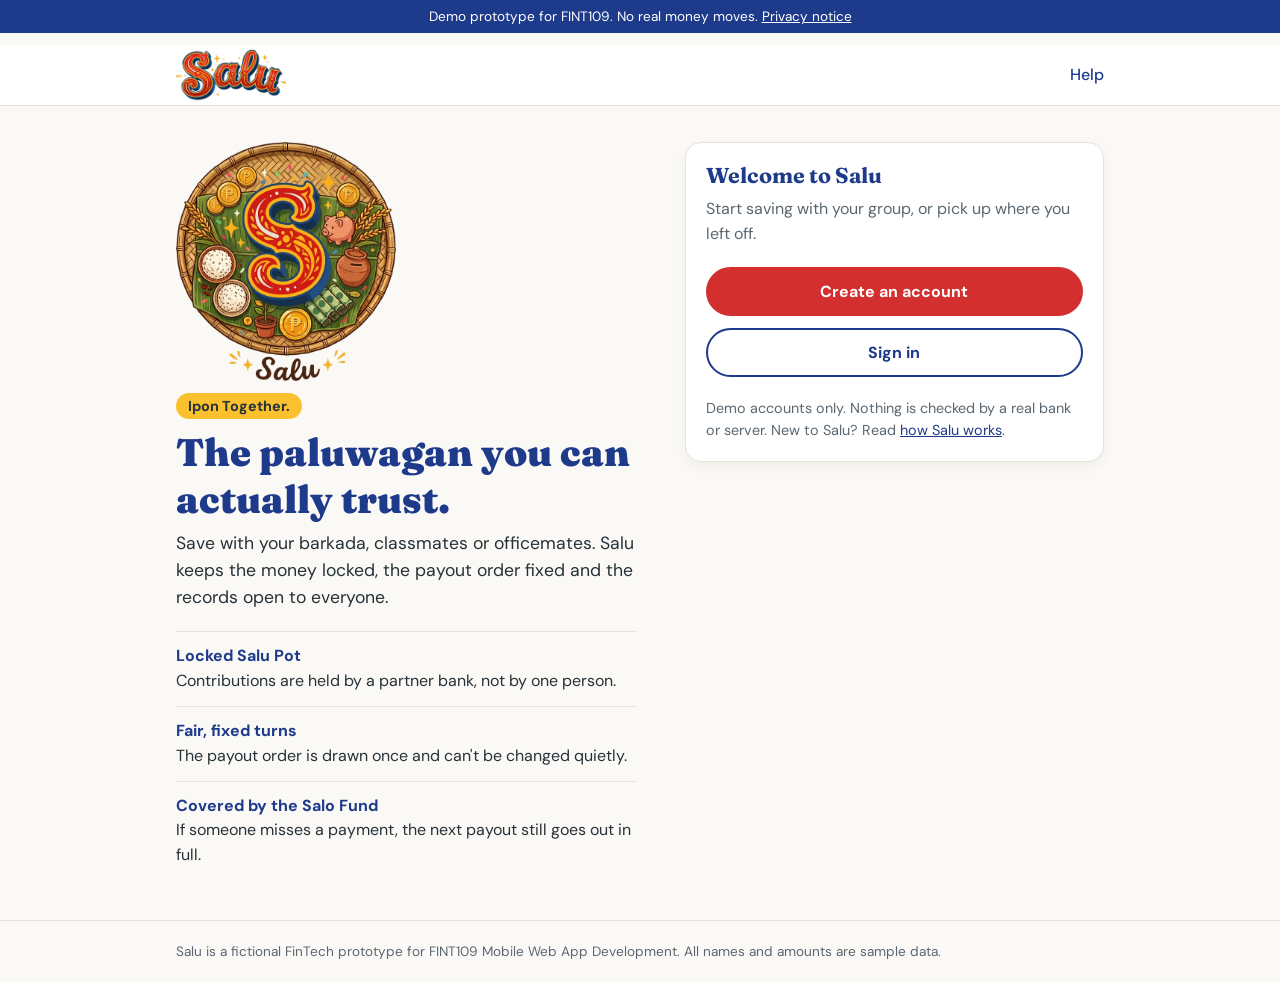
<file: index.html>
<!DOCTYPE html>
<html lang="en">
<head>
  <meta charset="UTF-8">
  <meta name="viewport" content="width=device-width, initial-scale=1">
  <meta name="description" content="Salu is a digital paluwagan. Save together with people you trust, with the money locked and the payout order fixed.">
  <title>Salu | Ipon Together</title>
  <link rel="icon" href="images/salu-logo.webp" type="image/webp">
  <link rel="preconnect" href="https://fonts.googleapis.com">
  <link rel="preconnect" href="https://fonts.gstatic.com" crossorigin>
  <link rel="stylesheet" href="https://fonts.googleapis.com/css2?family=DM+Sans:wght@400;500;700&amp;family=Fraunces:wght@700;900&amp;display=swap">
  <link rel="stylesheet" href="css/style.css">
</head>
<body data-page="welcome">
  <a class="skip-link" href="#main">Skip to main content</a>
  <p class="demo-bar">Demo prototype for FINT109. No real money moves. <a href="help.html#privacy">Privacy notice</a></p>

  <header class="site-header">
    <div class="container header-inner">
      <a class="brand" href="index.html"><img src="images/salu-wordmark.webp" alt="Salu home" width="480" height="231"></a>
      <a class="header-link" href="help.html">Help</a>
    </div>
  </header>

  <main id="main" class="container">
    <div class="landing">
      <section aria-labelledby="intro-title">
        <img class="landing-logo" src="images/salu-logo.webp" alt="Salu logo: a woven bilao holding peso coins, a piggy bank and palay around a red and yellow letter S" width="589" height="640">
        <p class="eyebrow">Ipon Together.</p>
        <h1 id="intro-title">The paluwagan you can actually trust.</h1>
        <p class="lead">Save with your barkada, classmates or officemates. Salu keeps the money locked, the payout order fixed and the records open to everyone.</p>
        <ul class="promise-list">
          <li><strong>Locked Salu Pot</strong> Contributions are held by a partner bank, not by one person.</li>
          <li><strong>Fair, fixed turns</strong> The payout order is drawn once and can't be changed quietly.</li>
          <li><strong>Covered by the Salo Fund</strong> If someone misses a payment, the next payout still goes out in full.</li>
        </ul>
      </section>

      <section class="panel welcome" aria-labelledby="welcome-title">
        <h2 id="welcome-title">Welcome to Salu</h2>
        <p class="muted">Start saving with your group, or pick up where you left off.</p>
        <div class="welcome-actions">
          <a class="btn btn-block" href="signup.html">Create an account</a>
          <a class="btn btn-secondary btn-block" href="signin.html">Sign in</a>
        </div>
        <p class="small muted m0">Demo accounts only. Nothing is checked by a real bank or server. New to Salu? Read <a href="help.html">how Salu works</a>.</p>
      </section>
    </div>
  </main>

  <footer class="site-footer">
    <div class="container">
      <p>Salu is a fictional FinTech prototype for FINT109 Mobile Web App Development. All names and amounts are sample data.</p>
    </div>
  </footer>

  <script src="js/app.js"></script>
</body>
</html>
</file>
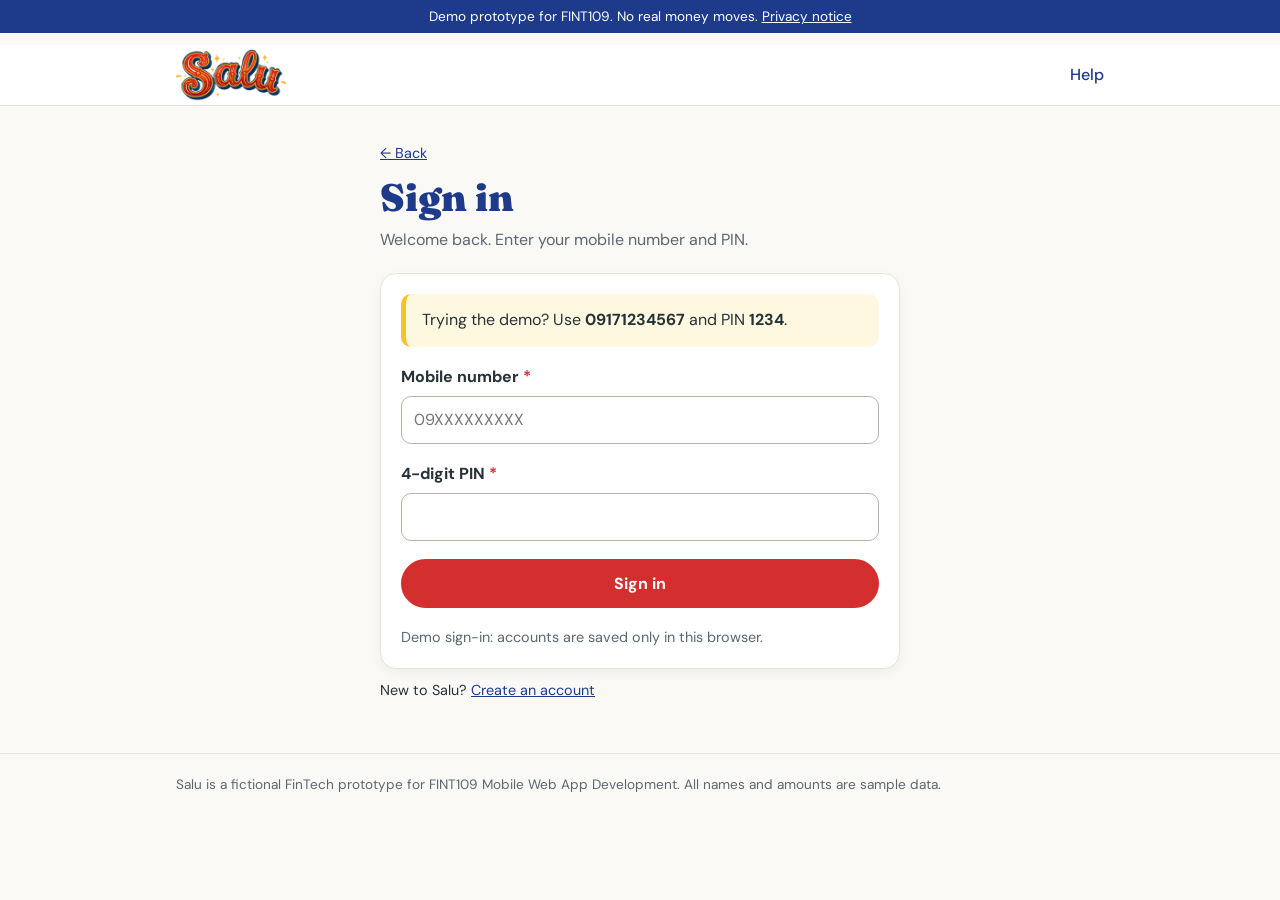
<file: confirmation.html>
<!DOCTYPE html>
<html lang="en">
<head>
  <meta charset="UTF-8">
  <meta name="viewport" content="width=device-width, initial-scale=1">
  <meta name="description" content="Summary of your Salu fund.">
  <title>Fund saved | Salu</title>
  <link rel="icon" href="images/salu-logo.webp" type="image/webp">
  <link rel="preconnect" href="https://fonts.googleapis.com">
  <link rel="preconnect" href="https://fonts.gstatic.com" crossorigin>
  <link rel="stylesheet" href="https://fonts.googleapis.com/css2?family=DM+Sans:wght@400;500;700&amp;family=Fraunces:wght@700;900&amp;display=swap">
  <link rel="stylesheet" href="css/style.css">
</head>
<body class="has-app-nav" data-page="confirmation">
  <a class="skip-link" href="#main">Skip to main content</a>
  <p class="demo-bar">Demo prototype for FINT109. No real money moves. <a href="help.html#privacy">Privacy notice</a></p>

  <header class="site-header">
    <div class="container header-inner">
      <a class="brand" href="dashboard.html"><img src="images/salu-wordmark.webp" alt="Salu home" width="480" height="231"></a>
      <nav class="app-nav" aria-label="Main">
        <ul>
        <li><a href="dashboard.html"><svg viewBox="0 0 24 24" aria-hidden="true" focusable="false"><path d="M3 11l9-7 9 7"/><path d="M5 10v10h14V10"/><path d="M10 20v-6h4v6"/></svg>Home</a></li>
        <li><a href="create-fund.html" aria-current="page"><svg viewBox="0 0 24 24" aria-hidden="true" focusable="false"><circle cx="12" cy="12" r="9"/><path d="M12 8v8M8 12h8"/></svg>New fund</a></li>
        <li><a href="help.html"><svg viewBox="0 0 24 24" aria-hidden="true" focusable="false"><circle cx="12" cy="12" r="9"/><path d="M9.6 9.2a2.5 2.5 0 1 1 3.3 2.4c-.6.3-.9.8-.9 1.4v.5"/><path d="M12 16.8v.2"/></svg>Help</a></li>
        </ul>
      </nav>
      <div class="account">
        <a class="header-link account-link" href="profile.html"><svg viewBox="0 0 24 24" aria-hidden="true" focusable="false"><circle cx="12" cy="8" r="3.6"/><path d="M4.5 20c.8-3.6 3.9-6 7.5-6s6.7 2.4 7.5 6"/></svg><span class="sr-only">Profile: </span><span class="js-nickname">You</span></a>
        <a class="header-link" href="index.html" data-logout>Log out</a>
      </div>
      <a class="header-link guest-only" href="index.html">Sign in</a>
    </div>
  </header>

  <main id="main" class="container">
    <div id="confirm-content">
      <div class="alert alert-success" role="status">
        <p><strong id="c-alert">Your fund is ready.</strong><span id="c-alert-sub"></span></p>
      </div>

      <div class="page-head section">
        <h1 id="c-name">Fund</h1>
        <p>Here’s a summary of the rules every member will see.</p>
      </div>

      <section class="panel" aria-labelledby="summary-title">
        <h2 id="summary-title" class="sr-only">Fund summary</h2>
        <dl class="facts">
          <div><dt>Savings goal</dt><dd id="c-goal" class="money"></dd></div>
          <div><dt>Saving for</dt><dd id="c-purpose"></dd></div>
          <div><dt>Contribution</dt><dd id="c-amount" class="money"></dd></div>
          <div><dt>Schedule</dt><dd id="c-frequency"></dd></div>
          <div><dt>Members</dt><dd id="c-size"></dd></div>
          <div><dt>First due date</dt><dd id="c-first"></dd></div>
          <div><dt>Last payout</dt><dd id="c-last"></dd></div>
          <div><dt>Payout order</dt><dd id="c-order"></dd></div>
          <div><dt>Pay from</dt><dd id="c-wallet"></dd></div>
        </dl>
      </section>

      <section class="section" id="next-section" aria-labelledby="next-title">
        <h2 id="next-title">What happens next</h2>
        <ol class="steps">
          <li>Send the invite link <strong id="c-link">salu.app/join/</strong> to your members. (Demo link, not live.)</li>
          <li>Once everyone has joined, the payout order is set and locked.</li>
          <li>Auto-Hulog collects contributions on each due date, and the pot goes to that turn’s member.</li>
        </ol>
      </section>

      <div class="btn-row section">
        <a class="btn" id="view-fund" href="dashboard.html">View fund</a>
        <a class="btn btn-secondary" href="dashboard.html">Go to Home</a>
      </div>
    </div>

    <div id="confirm-empty" hidden>
      <div class="page-head">
        <h1>Nothing to confirm yet</h1>
        <p>Create a fund first.</p>
      </div>
      <a class="btn" href="create-fund.html">Create a fund</a>
    </div>
  </main>

  <footer class="site-footer">
    <div class="container">
      <p>Salu is a fictional FinTech prototype for FINT109 Mobile Web App Development. All names and amounts are sample data.</p>
    </div>
  </footer>

  <script src="js/app.js"></script>
</body>
</html>
</file>
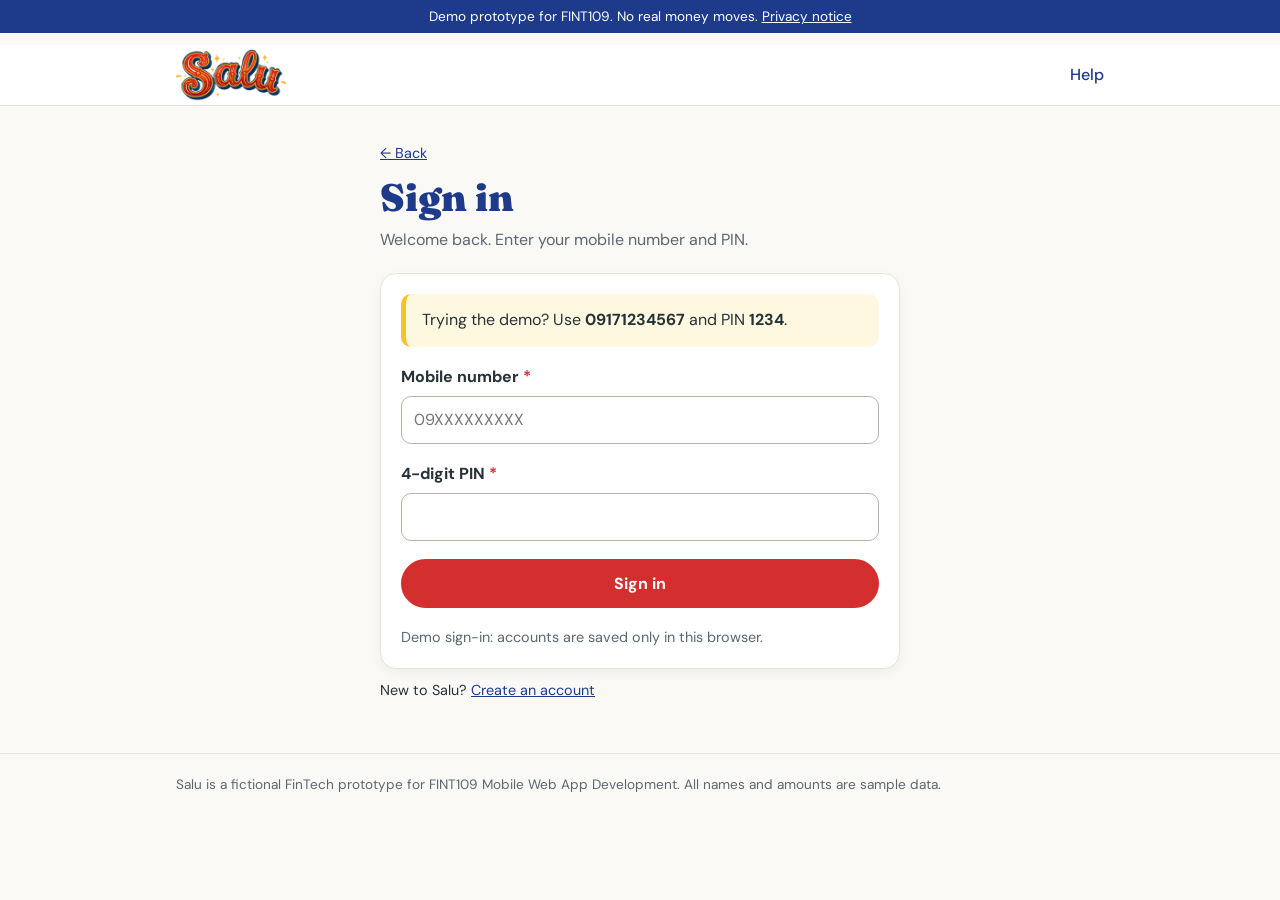
<file: create-fund.html>
<!DOCTYPE html>
<html lang="en">
<head>
  <meta charset="UTF-8">
  <meta name="viewport" content="width=device-width, initial-scale=1">
  <meta name="description" content="Create or edit a Salu fund.">
  <title>Create a fund | Salu</title>
  <link rel="icon" href="images/salu-logo.webp" type="image/webp">
  <link rel="preconnect" href="https://fonts.googleapis.com">
  <link rel="preconnect" href="https://fonts.gstatic.com" crossorigin>
  <link rel="stylesheet" href="https://fonts.googleapis.com/css2?family=DM+Sans:wght@400;500;700&amp;family=Fraunces:wght@700;900&amp;display=swap">
  <link rel="stylesheet" href="css/style.css">
</head>
<body class="has-app-nav" data-page="fund-form">
  <a class="skip-link" href="#main">Skip to main content</a>
  <p class="demo-bar">Demo prototype for FINT109. No real money moves. <a href="help.html#privacy">Privacy notice</a></p>

  <header class="site-header">
    <div class="container header-inner">
      <a class="brand" href="dashboard.html"><img src="images/salu-wordmark.webp" alt="Salu home" width="480" height="231"></a>
      <nav class="app-nav" aria-label="Main">
        <ul>
        <li><a href="dashboard.html"><svg viewBox="0 0 24 24" aria-hidden="true" focusable="false"><path d="M3 11l9-7 9 7"/><path d="M5 10v10h14V10"/><path d="M10 20v-6h4v6"/></svg>Home</a></li>
        <li><a href="create-fund.html" aria-current="page"><svg viewBox="0 0 24 24" aria-hidden="true" focusable="false"><circle cx="12" cy="12" r="9"/><path d="M12 8v8M8 12h8"/></svg>New fund</a></li>
        <li><a href="help.html"><svg viewBox="0 0 24 24" aria-hidden="true" focusable="false"><circle cx="12" cy="12" r="9"/><path d="M9.6 9.2a2.5 2.5 0 1 1 3.3 2.4c-.6.3-.9.8-.9 1.4v.5"/><path d="M12 16.8v.2"/></svg>Help</a></li>
        </ul>
      </nav>
      <div class="account">
        <a class="header-link account-link" href="profile.html"><svg viewBox="0 0 24 24" aria-hidden="true" focusable="false"><circle cx="12" cy="8" r="3.6"/><path d="M4.5 20c.8-3.6 3.9-6 7.5-6s6.7 2.4 7.5 6"/></svg><span class="sr-only">Profile: </span><span class="js-nickname">You</span></a>
        <a class="header-link" href="index.html" data-logout>Log out</a>
      </div>
      <a class="header-link guest-only" href="index.html">Sign in</a>
    </div>
  </header>

  <main id="main" class="container">
    <div id="form-content">
      <div class="page-head">
        <h1 id="form-title">Create a fund</h1>
        <p id="form-sub">Set your goal and the rules once. Everyone sees them before they join.</p>
      </div>

      <div class="two-col">
      <form id="fund-form" class="form" novalidate>
        <div class="alert alert-error form-errors" tabindex="-1" role="alert"></div>
        <p class="small muted m0">Fields marked <span class="req">*</span> are required.</p>

        <div class="field">
          <label for="fundName">Fund name <span class="req" aria-hidden="true">*</span></label>
          <input type="text" id="fundName" name="fundName" required maxlength="40" autocomplete="off"
                 placeholder="e.g. Barkada Trip 2027" aria-describedby="fundName-error"
                 data-label="Fund name" data-required="Give your fund a name.">
          <p class="error-text" id="fundName-error" hidden></p>
        </div>

        <div class="field">
          <label for="purpose">What are you saving for? <span class="req" aria-hidden="true">*</span></label>
          <select id="purpose" name="purpose" required aria-describedby="purpose-error" data-label="Savings goal" data-required="Choose a savings goal.">
            <option value="">Choose one</option>
            <option>Gadget</option>
            <option>Trip</option>
            <option>Academic expenses (tuition, etc)</option>
            <option>Holiday expenses</option>
            <option>Emergency fund</option>
            <option>Other</option>
          </select>
          <p class="error-text" id="purpose-error" hidden></p>
        </div>

        <div class="form-row">
          <div class="field">
            <label for="goal">Savings goal <span class="req" aria-hidden="true">*</span></label>
            <div class="input-prefix"><span aria-hidden="true">₱</span>
              <input type="number" id="goal" name="goal" required min="1000" max="600000" step="1" inputmode="numeric"
                     aria-describedby="goal-hint goal-error" data-label="Savings goal"
                     data-required="Enter how much you want to save." data-range="Enter a whole amount from ₱1,000 to ₱600,000.">
            </div>
            <p class="hint" id="goal-hint">What each member receives on their turn, and what you’ll have saved by the end.</p>
            <p class="error-text" id="goal-error" hidden></p>
          </div>

          <div class="field">
            <label for="size">Number of members <span class="req" aria-hidden="true">*</span></label>
            <input type="number" id="size" name="size" required min="3" max="12" step="1" inputmode="numeric"
                   aria-describedby="size-hint size-error" data-label="Number of members"
                   data-required="Enter how many members, including you." data-range="Groups have 3 to 12 members.">
            <p class="hint" id="size-hint">3 to 12, including you. The goal is split evenly between members.</p>
            <p class="error-text" id="size-error" hidden></p>
          </div>
        </div>

        <fieldset>
          <legend>How often do members pay? <span class="req" aria-hidden="true">*</span></legend>
          <label class="choice"><input type="radio" name="frequency" id="freq-weekly" value="Weekly" required data-label="Payment schedule" data-required="Choose a payment schedule." aria-describedby="frequency-error"><span>Weekly</span></label>
          <label class="choice"><input type="radio" name="frequency" id="freq-twice" value="Twice a month"><span>Twice a month <small>Every 15 days, around payday</small></span></label>
          <label class="choice"><input type="radio" name="frequency" id="freq-monthly" value="Monthly"><span>Monthly</span></label>
          <p class="error-text" id="frequency-error" hidden></p>
        </fieldset>

        <div class="field">
          <label for="firstDate">First due date <span class="req" aria-hidden="true">*</span></label>
          <input type="date" id="firstDate" name="firstDate" required aria-describedby="firstDate-hint firstDate-error"
                 data-label="First due date" data-required="Choose the first due date." data-range="Choose today or a later date.">
          <p class="hint" id="firstDate-hint">The first payout also happens on this date.</p>
          <p class="hint" id="locked-note" hidden>The goal, members and schedule are locked because contributions have already been paid.</p>
          <p class="error-text" id="firstDate-error" hidden></p>
        </div>

        <fieldset>
          <legend>How should the payout order be set? <span class="req" aria-hidden="true">*</span></legend>
          <label class="choice"><input type="radio" name="order" id="order-draw" value="Fair Draw (random)" required checked data-label="Payout order" data-required="Choose how to set the payout order." aria-describedby="order-error"><span>Fair Draw <small>Salu draws the order at random once everyone joins</small></span></label>
          <label class="choice"><input type="radio" name="order" id="order-agreed" value="Agreed by the group"><span>Agreed by the group <small>Members confirm the order together before it locks</small></span></label>
          <p class="error-text" id="order-error" hidden></p>
        </fieldset>

        <div class="form-row">
          <div class="field">
            <label for="wallet">Pay from <span class="req" aria-hidden="true">*</span></label>
            <select id="wallet" name="wallet" required aria-describedby="wallet-error" data-label="Pay from" data-required="Choose the wallet Auto-Hulog will use.">
              <option value="">Choose one</option>
              <option>GCash</option>
              <option>Maya</option>
              <option>Bank account</option>
            </select>
            <p class="error-text" id="wallet-error" hidden></p>
          </div>

          <div class="field">
            <label for="mobile">Mobile number for reminders <span class="req" aria-hidden="true">*</span></label>
            <input type="tel" id="mobile" name="mobile" required pattern="09[0-9]{9}" maxlength="11" inputmode="numeric" autocomplete="tel"
                   placeholder="09XXXXXXXXX" aria-describedby="mobile-error" data-label="Mobile number"
                   data-required="Enter your mobile number." data-pattern="Use 11 digits starting with 09.">
            <p class="error-text" id="mobile-error" hidden></p>
          </div>
        </div>

        <label class="choice check" for="autohulog">
          <input type="checkbox" id="autohulog" name="autohulog" required data-label="Auto-Hulog" data-required="Auto-Hulog is needed to keep payments on time." aria-describedby="autohulog-error">
          <span>Allow Auto-Hulog to collect my contribution on each due date. <span class="req" aria-hidden="true">*</span></span>
        </label>
        <p class="error-text" id="autohulog-error" hidden></p>

        <label class="choice check" for="terms">
          <input type="checkbox" id="terms" name="terms" required data-label="Fund rules" data-required="Please agree to the fund rules and privacy notice." aria-describedby="terms-error">
          <span>I agree to the fund rules and the <a href="help.html#privacy">privacy notice</a>. <span class="req" aria-hidden="true">*</span></span>
        </label>
        <p class="error-text" id="terms-error" hidden></p>

        <div class="form-actions">
          <button type="submit" class="btn" id="form-submit">Create fund</button>
          <button type="reset" class="btn btn-secondary" id="form-reset">Clear form</button>
          <a class="btn btn-secondary" id="cancel-edit" href="dashboard.html" hidden>Cancel</a>
        </div>
      </form>

        <aside class="section" aria-labelledby="estimate-title">
          <div class="panel">
            <h2 id="estimate-title" class="label">Each member pays</h2>
            <p class="due-amount money" id="est-contribution" aria-live="polite">—</p>
            <p class="small muted">per turn, the goal split evenly (rounded up to the peso).</p>
            <dl class="facts">
              <div><dt>Each payout</dt><dd id="est-payout" class="money">—</dd></div>
              <div><dt>Last payout</dt><dd id="est-end">—</dd></div>
            </dl>
            <p class="small muted mt-sm m0">A 1.5% service fee is added to each contribution. It funds the Salo Fund, which covers missed payments.</p>
          </div>
        </aside>
      </div>
    </div>

    <div id="fund-missing" hidden>
      <div class="page-head">
        <h1>Fund not found</h1>
        <p>It may have been deleted.</p>
      </div>
      <a class="btn" href="dashboard.html">Back to Home</a>
    </div>
  </main>

  <footer class="site-footer">
    <div class="container">
      <p>Salu is a fictional FinTech prototype for FINT109 Mobile Web App Development. All names and amounts are sample data.</p>
    </div>
  </footer>

  <script src="js/app.js"></script>
</body>
</html>
</file>
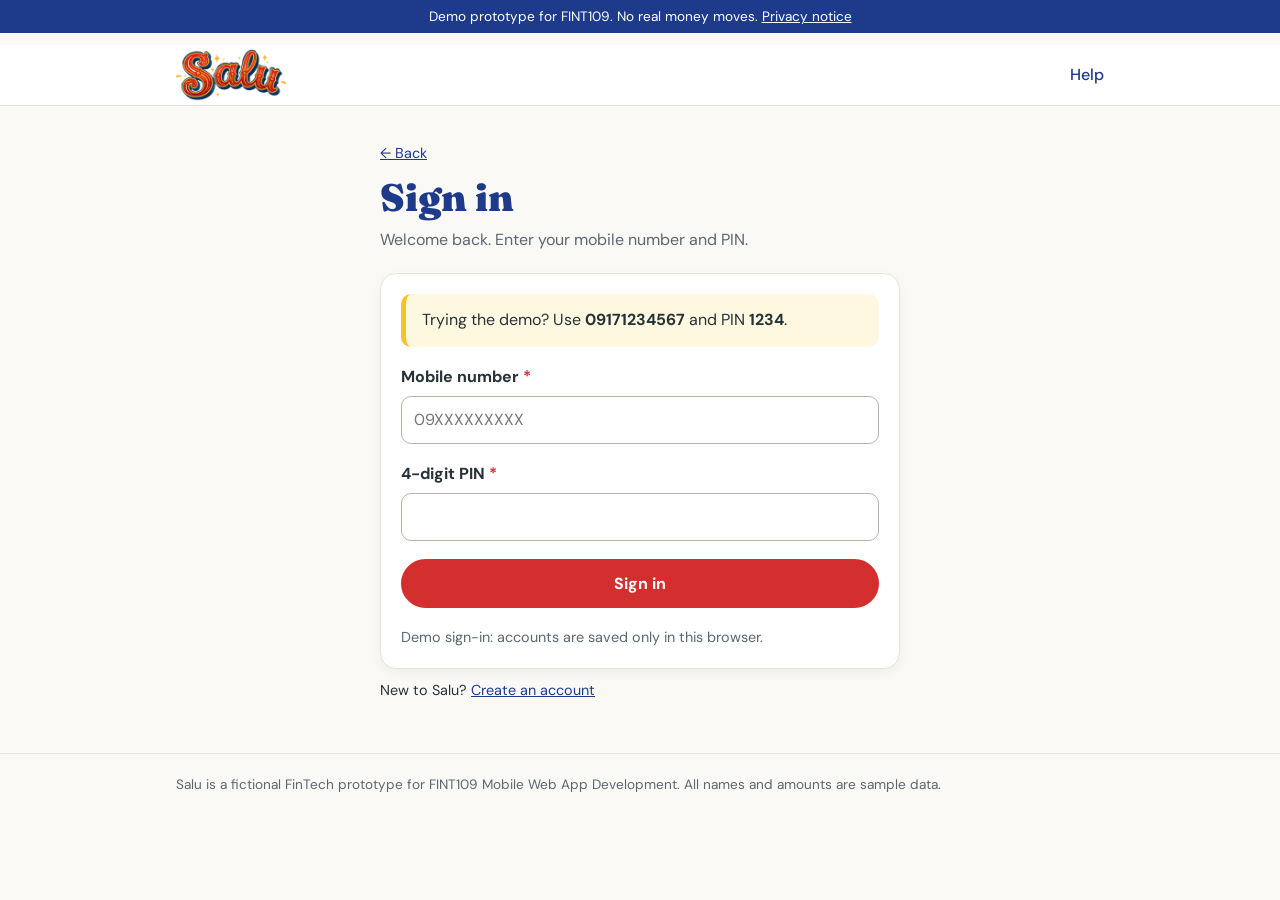
<file: dashboard.html>
<!DOCTYPE html>
<html lang="en">
<head>
  <meta charset="UTF-8">
  <meta name="viewport" content="width=device-width, initial-scale=1">
  <meta name="description" content="Your Salu funds at a glance.">
  <title>Home | Salu</title>
  <link rel="icon" href="images/salu-logo.webp" type="image/webp">
  <link rel="preconnect" href="https://fonts.googleapis.com">
  <link rel="preconnect" href="https://fonts.gstatic.com" crossorigin>
  <link rel="stylesheet" href="https://fonts.googleapis.com/css2?family=DM+Sans:wght@400;500;700&amp;family=Fraunces:wght@700;900&amp;display=swap">
  <link rel="stylesheet" href="css/style.css">
</head>
<body class="has-app-nav" data-page="dashboard">
  <a class="skip-link" href="#main">Skip to main content</a>
  <p class="demo-bar">Demo prototype for FINT109. No real money moves. <a href="help.html#privacy">Privacy notice</a></p>

  <header class="site-header">
    <div class="container header-inner">
      <a class="brand" href="dashboard.html"><img src="images/salu-wordmark.webp" alt="Salu home" width="480" height="231"></a>
      <nav class="app-nav" aria-label="Main">
        <ul>
        <li><a href="dashboard.html" aria-current="page"><svg viewBox="0 0 24 24" aria-hidden="true" focusable="false"><path d="M3 11l9-7 9 7"/><path d="M5 10v10h14V10"/><path d="M10 20v-6h4v6"/></svg>Home</a></li>
        <li><a href="create-fund.html"><svg viewBox="0 0 24 24" aria-hidden="true" focusable="false"><circle cx="12" cy="12" r="9"/><path d="M12 8v8M8 12h8"/></svg>New fund</a></li>
        <li><a href="help.html"><svg viewBox="0 0 24 24" aria-hidden="true" focusable="false"><circle cx="12" cy="12" r="9"/><path d="M9.6 9.2a2.5 2.5 0 1 1 3.3 2.4c-.6.3-.9.8-.9 1.4v.5"/><path d="M12 16.8v.2"/></svg>Help</a></li>
        </ul>
      </nav>
      <div class="account">
        <a class="header-link account-link" href="profile.html"><svg viewBox="0 0 24 24" aria-hidden="true" focusable="false"><circle cx="12" cy="8" r="3.6"/><path d="M4.5 20c.8-3.6 3.9-6 7.5-6s6.7 2.4 7.5 6"/></svg><span class="sr-only">Profile: </span><span class="js-nickname">You</span></a>
        <a class="header-link" href="index.html" data-logout>Log out</a>
      </div>
      <a class="header-link guest-only" href="index.html">Sign in</a>
    </div>
  </header>

  <main id="main" class="container">
    <div class="page-head">
      <h1 id="greeting">Hi there</h1>
      <p id="greeting-sub">Here’s where your ipon stands today.</p>
    </div>

    <p class="alert alert-success" id="notice" role="status"></p>

    <section class="panel empty-state" id="empty" aria-labelledby="empty-title" hidden>
      <h2 id="empty-title">Create your first fund</h2>
      <p>A fund is a savings goal you reach together with people you trust. Set the goal, the number of members and the schedule, and Salu keeps everyone on track.</p>
      <a class="btn" href="create-fund.html">Create your first fund</a>
    </section>

    <section class="panel due" id="summary" aria-labelledby="due-title" hidden>
      <div id="due-open">
        <h2 id="due-title" class="label">Next contribution · <span id="due-group"></span></h2>
        <p class="due-amount money" id="due-amount"></p>
        <p>Due <strong id="due-date"></strong></p>
        <p id="due-status" class="small"></p>
        <a class="btn" id="pay-link" href="dashboard.html">Pay now</a>
      </div>
      <div id="due-done" hidden>
        <h2 class="label">Next contribution</h2>
        <p class="due-amount">All paid</p>
        <p class="muted">Every contribution in your funds is paid. Start a new fund for your next goal.</p>
      </div>
      <dl class="facts">
        <div><dt>Total saved</dt><dd id="fact-saved" class="money"></dd></div>
        <div><dt>Funds</dt><dd id="fact-funds"></dd></div>
        <div><dt>Salu Score</dt><dd id="fact-score"></dd></div>
      </dl>
    </section>

    <section class="section" id="funds-section" aria-labelledby="funds-title" hidden>
      <div class="section-head">
        <h2 id="funds-title">Your funds</h2>
        <a href="create-fund.html" class="small">Create a fund</a>
      </div>
      <ul class="fund-list" id="fund-list"></ul>
    </section>
  </main>

  <footer class="site-footer">
    <div class="container">
      <p>Salu is a fictional FinTech prototype for FINT109 Mobile Web App Development. All names and amounts are sample data.</p>
    </div>
  </footer>

  <script src="js/app.js"></script>
</body>
</html>
</file>
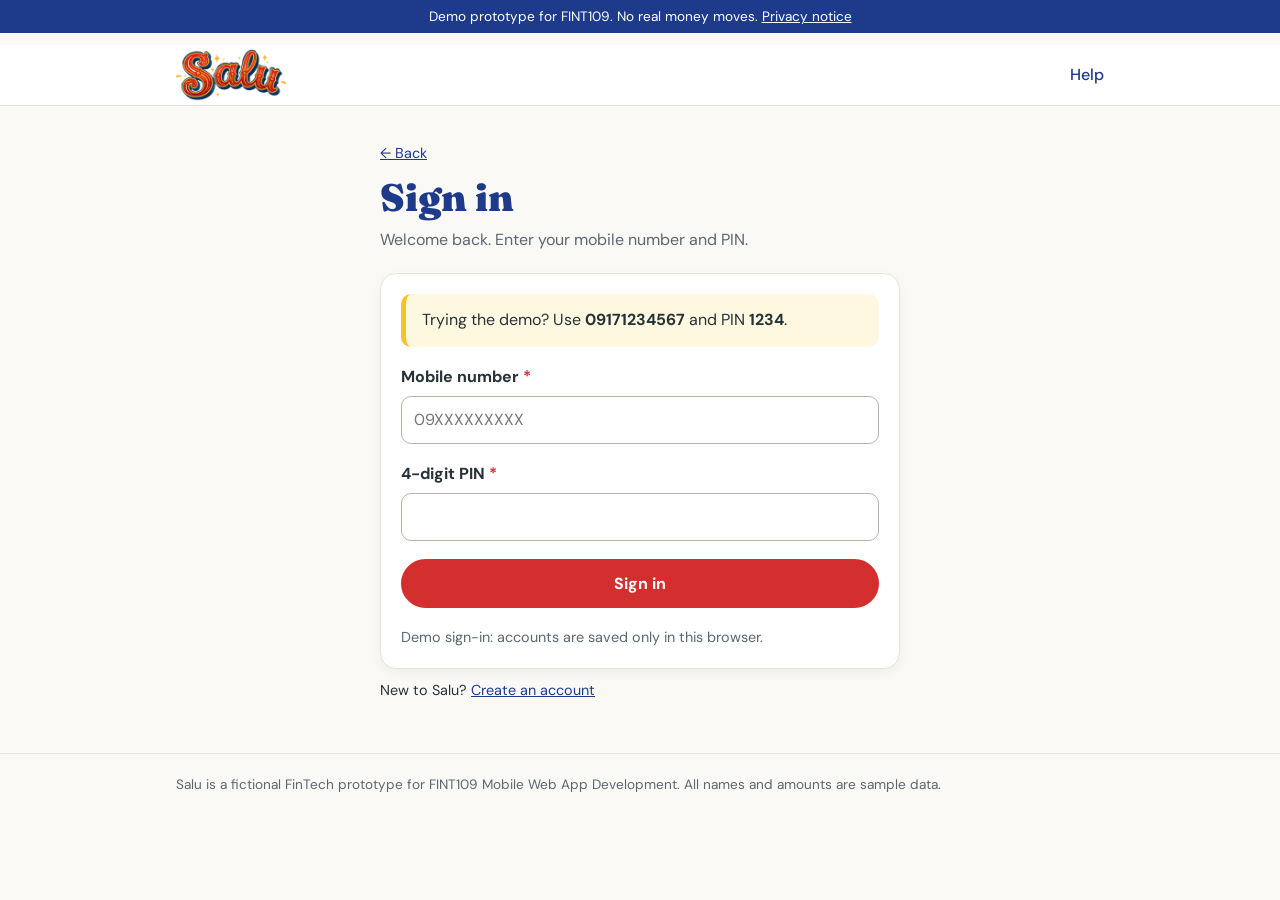
<file: fund.html>
<!DOCTYPE html>
<html lang="en">
<head>
  <meta charset="UTF-8">
  <meta name="viewport" content="width=device-width, initial-scale=1">
  <meta name="description" content="Your fund: progress, contributions and payment.">
  <title>Fund | Salu</title>
  <link rel="icon" href="images/salu-logo.webp" type="image/webp">
  <link rel="preconnect" href="https://fonts.googleapis.com">
  <link rel="preconnect" href="https://fonts.gstatic.com" crossorigin>
  <link rel="stylesheet" href="https://fonts.googleapis.com/css2?family=DM+Sans:wght@400;500;700&amp;family=Fraunces:wght@700;900&amp;display=swap">
  <link rel="stylesheet" href="css/style.css">
</head>
<body class="has-app-nav" data-page="fund">
  <a class="skip-link" href="#main">Skip to main content</a>
  <p class="demo-bar">Demo prototype for FINT109. No real money moves. <a href="help.html#privacy">Privacy notice</a></p>

  <header class="site-header">
    <div class="container header-inner">
      <a class="brand" href="dashboard.html"><img src="images/salu-wordmark.webp" alt="Salu home" width="480" height="231"></a>
      <nav class="app-nav" aria-label="Main">
        <ul>
        <li><a href="dashboard.html"><svg viewBox="0 0 24 24" aria-hidden="true" focusable="false"><path d="M3 11l9-7 9 7"/><path d="M5 10v10h14V10"/><path d="M10 20v-6h4v6"/></svg>Home</a></li>
        <li><a href="create-fund.html"><svg viewBox="0 0 24 24" aria-hidden="true" focusable="false"><circle cx="12" cy="12" r="9"/><path d="M12 8v8M8 12h8"/></svg>New fund</a></li>
        <li><a href="help.html"><svg viewBox="0 0 24 24" aria-hidden="true" focusable="false"><circle cx="12" cy="12" r="9"/><path d="M9.6 9.2a2.5 2.5 0 1 1 3.3 2.4c-.6.3-.9.8-.9 1.4v.5"/><path d="M12 16.8v.2"/></svg>Help</a></li>
        </ul>
      </nav>
      <div class="account">
        <a class="header-link account-link" href="profile.html"><svg viewBox="0 0 24 24" aria-hidden="true" focusable="false"><circle cx="12" cy="8" r="3.6"/><path d="M4.5 20c.8-3.6 3.9-6 7.5-6s6.7 2.4 7.5 6"/></svg><span class="sr-only">Profile: </span><span class="js-nickname">You</span></a>
        <a class="header-link" href="index.html" data-logout>Log out</a>
      </div>
      <a class="header-link guest-only" href="index.html">Sign in</a>
    </div>
  </header>

  <main id="main" class="container">
    <div id="fund-content">
      <p class="small m0"><a href="dashboard.html">&larr; All funds</a></p>
      <div class="page-head mt-sm">
        <h1 id="fund-name">Fund</h1>
        <p id="fund-meta"></p>
      </div>

      <section class="panel" aria-labelledby="progress-title">
        <h2 id="progress-title" class="label">Progress</h2>
        <div class="progress-label"><span id="progress-saved" class="money"></span><span id="progress-count" class="muted"></span></div>
        <progress id="fund-progress" max="1" value="0" aria-labelledby="progress-title progress-saved">0%</progress>
        <p class="small muted mt-sm" id="fund-members"></p>
        <div class="btn-row">
          <a class="btn btn-secondary" id="edit-link" href="create-fund.html">Edit fund</a>
        </div>
      </section>

      <div class="two-col">
        <section class="section" aria-labelledby="schedule-title">
          <h2 id="schedule-title">Your contributions</h2>
          <div class="table-wrap">
            <table>
              <caption>Your contribution schedule. Each contribution is shown in the fund details above. Paid entries can't be edited.</caption>
              <thead>
                <tr><th scope="col">#</th><th scope="col">Due date</th><th scope="col" class="num hide-sm">Amount</th><th scope="col">Paid on</th><th scope="col">Status</th></tr>
              </thead>
              <tbody id="schedule-body"></tbody>
            </table>
          </div>
        </section>

        <section class="section" id="pay" aria-labelledby="pay-title">
          <h2 id="pay-title">Pay contribution</h2>
          <div id="pay-done" class="alert alert-success" tabindex="-1" role="status" hidden>
            <p id="pay-done-text"></p>
          </div>
          <div id="pay-complete" class="alert alert-info" hidden>
            <p id="pay-complete-text"></p>
          </div>

          <form id="pay-form" class="panel form" novalidate>
            <p class="small muted m0"><span id="pay-turn"></span> Auto-Hulog collects it on the due date, or you can pay now.</p>
            <div class="alert alert-error form-errors" tabindex="-1" role="alert"></div>

            <dl class="facts">
              <div><dt>Contribution</dt><dd class="money" id="pay-amount"></dd></div>
              <div><dt>Service fee (1.5%)</dt><dd class="money" id="pay-fee"></dd></div>
              <div><dt>Total</dt><dd class="money" id="pay-total"></dd></div>
            </dl>

            <fieldset>
              <legend>Pay from <span class="req" aria-hidden="true">*</span></legend>
              <label class="choice"><input type="radio" name="wallet" id="wallet-gcash" value="GCash" required data-label="Pay from" data-required="Choose where to pay from." aria-describedby="wallet-error"><span>GCash <small>Linked · ending 4567</small></span></label>
              <label class="choice"><input type="radio" name="wallet" id="wallet-maya" value="Maya"><span>Maya <small>Linked · ending 8910</small></span></label>
              <label class="choice"><input type="radio" name="wallet" id="wallet-bank" value="Bank account"><span>Bank account <small>Linked · ending 2468</small></span></label>
              <p class="error-text" id="wallet-error" hidden></p>
            </fieldset>

            <label class="choice check" for="pay-confirm">
              <input type="checkbox" id="pay-confirm" name="confirm" required data-label="Confirmation" data-required="Please confirm the payment." aria-describedby="pay-confirm-error">
              <span>I confirm this payment to this fund’s Salu Pot. <span class="req" aria-hidden="true">*</span></span>
            </label>
            <p class="error-text" id="pay-confirm-error" hidden></p>

            <button type="submit" class="btn btn-block" id="pay-submit">Pay</button>
            <p class="small muted m0">Simulated payment. No money leaves your account.</p>
          </form>
        </section>
      </div>

      <section class="section danger-zone" aria-labelledby="delete-title">
        <h2 id="delete-title">Delete fund</h2>
        <p class="small muted">Removes this fund and its contribution history from your account.</p>
        <button type="button" class="btn btn-danger" id="delete-start">Delete fund</button>
        <div id="delete-confirm" class="alert alert-error" hidden>
          <p><strong>Delete this fund?</strong> This can’t be undone.</p>
          <div class="btn-row">
            <button type="button" class="btn" id="delete-yes">Yes, delete it</button>
            <button type="button" class="btn btn-secondary" id="delete-cancel">Cancel</button>
          </div>
        </div>
      </section>
    </div>

    <div id="fund-missing" hidden>
      <div class="page-head">
        <h1>Fund not found</h1>
        <p>It may have been deleted.</p>
      </div>
      <a class="btn" href="dashboard.html">Back to Home</a>
    </div>
  </main>

  <footer class="site-footer">
    <div class="container">
      <p>Salu is a fictional FinTech prototype for FINT109 Mobile Web App Development. All names and amounts are sample data.</p>
    </div>
  </footer>

  <script src="js/app.js"></script>
</body>
</html>
</file>
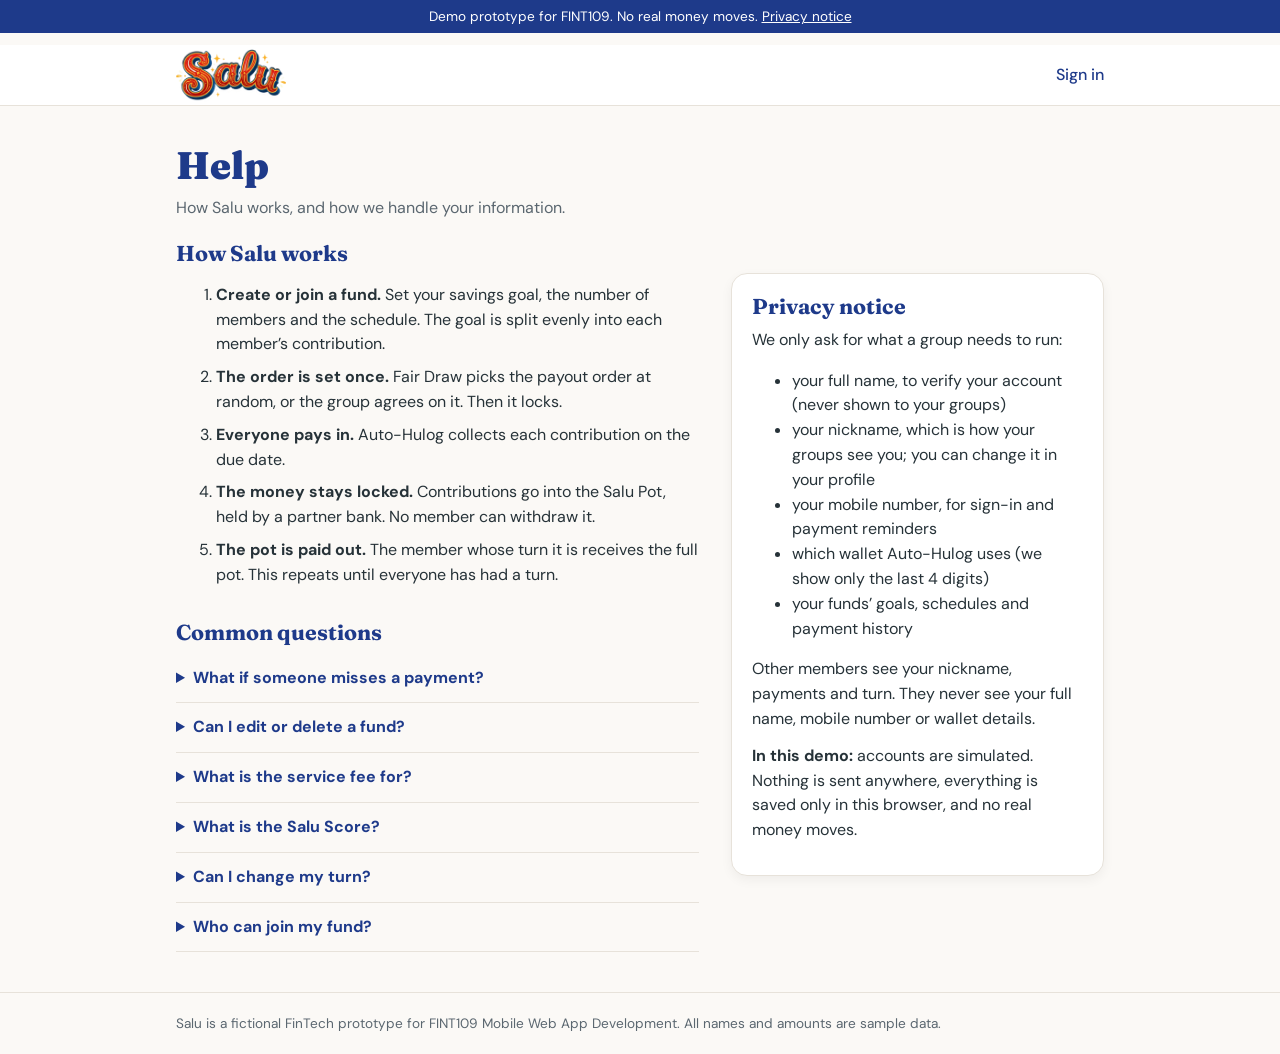
<file: help.html>
<!DOCTYPE html>
<html lang="en">
<head>
  <meta charset="UTF-8">
  <meta name="viewport" content="width=device-width, initial-scale=1">
  <meta name="description" content="How Salu works and how your information is handled.">
  <title>Help and privacy | Salu</title>
  <link rel="icon" href="images/salu-logo.webp" type="image/webp">
  <link rel="preconnect" href="https://fonts.googleapis.com">
  <link rel="preconnect" href="https://fonts.gstatic.com" crossorigin>
  <link rel="stylesheet" href="https://fonts.googleapis.com/css2?family=DM+Sans:wght@400;500;700&amp;family=Fraunces:wght@700;900&amp;display=swap">
  <link rel="stylesheet" href="css/style.css">
</head>
<body class="has-app-nav" data-page="help">
  <a class="skip-link" href="#main">Skip to main content</a>
  <p class="demo-bar">Demo prototype for FINT109. No real money moves. <a href="help.html#privacy">Privacy notice</a></p>

  <header class="site-header">
    <div class="container header-inner">
      <a class="brand" href="dashboard.html"><img src="images/salu-wordmark.webp" alt="Salu home" width="480" height="231"></a>
      <nav class="app-nav" aria-label="Main">
        <ul>
        <li><a href="dashboard.html"><svg viewBox="0 0 24 24" aria-hidden="true" focusable="false"><path d="M3 11l9-7 9 7"/><path d="M5 10v10h14V10"/><path d="M10 20v-6h4v6"/></svg>Home</a></li>
        <li><a href="create-fund.html"><svg viewBox="0 0 24 24" aria-hidden="true" focusable="false"><circle cx="12" cy="12" r="9"/><path d="M12 8v8M8 12h8"/></svg>New fund</a></li>
        <li><a href="help.html" aria-current="page"><svg viewBox="0 0 24 24" aria-hidden="true" focusable="false"><circle cx="12" cy="12" r="9"/><path d="M9.6 9.2a2.5 2.5 0 1 1 3.3 2.4c-.6.3-.9.8-.9 1.4v.5"/><path d="M12 16.8v.2"/></svg>Help</a></li>
        </ul>
      </nav>
      <div class="account">
        <a class="header-link account-link" href="profile.html"><svg viewBox="0 0 24 24" aria-hidden="true" focusable="false"><circle cx="12" cy="8" r="3.6"/><path d="M4.5 20c.8-3.6 3.9-6 7.5-6s6.7 2.4 7.5 6"/></svg><span class="sr-only">Profile: </span><span class="js-nickname">You</span></a>
        <a class="header-link" href="index.html" data-logout>Log out</a>
      </div>
      <a class="header-link guest-only" href="index.html">Sign in</a>
    </div>
  </header>

  <main id="main" class="container">
    <div class="page-head">
      <h1>Help</h1>
      <p>How Salu works, and how we handle your information.</p>
    </div>

    <div class="two-col">
      <div>
        <section aria-labelledby="how-title">
          <h2 id="how-title">How Salu works</h2>
          <ol class="steps">
            <li><strong>Create or join a fund.</strong> Set your savings goal, the number of members and the schedule. The goal is split evenly into each member’s contribution.</li>
            <li><strong>The order is set once.</strong> Fair Draw picks the payout order at random, or the group agrees on it. Then it locks.</li>
            <li><strong>Everyone pays in.</strong> Auto-Hulog collects each contribution on the due date.</li>
            <li><strong>The money stays locked.</strong> Contributions go into the Salu Pot, held by a partner bank. No member can withdraw it.</li>
            <li><strong>The pot is paid out.</strong> The member whose turn it is receives the full pot. This repeats until everyone has had a turn.</li>
          </ol>
        </section>

        <section class="section" aria-labelledby="faq-title">
          <h2 id="faq-title">Common questions</h2>
          <details>
            <summary>What if someone misses a payment?</summary>
            <p>They get reminders and a few days' grace. If they still don't pay, the Salo Fund tops up the pot so that turn's member is paid in full and on time. The member who missed owes Salu, not the group, and their Salu Score drops.</p>
          </details>
          <details>
            <summary>Can I edit or delete a fund?</summary>
            <p>Yes. Open the fund and choose Edit fund or Delete fund. Once a contribution has been paid, the goal, members and schedule are locked so the rules stay fair for everyone.</p>
          </details>
          <details>
            <summary>What is the service fee for?</summary>
            <p>Salu adds 1.5% to each contribution. Part of it builds the Salo Fund. There is no interest and no other charge.</p>
          </details>
          <details>
            <summary>What is the Salu Score?</summary>
            <p>A record of your on-time payments across groups. A good score lets you take earlier turns in new groups.</p>
          </details>
          <details>
            <summary>Can I change my turn?</summary>
            <p>Only if every member of the fund approves the swap.</p>
          </details>
          <details>
            <summary>Who can join my fund?</summary>
            <p>Only people you invite with your fund's link. Salu has no public funds.</p>
          </details>
        </section>
      </div>

      <section class="section panel" id="privacy" aria-labelledby="privacy-title">
        <h2 id="privacy-title">Privacy notice</h2>
        <p>We only ask for what a group needs to run:</p>
        <ul>
          <li>your full name, to verify your account (never shown to your groups)</li>
          <li>your nickname, which is how your groups see you; you can change it in your profile</li>
          <li>your mobile number, for sign-in and payment reminders</li>
          <li>which wallet Auto-Hulog uses (we show only the last 4 digits)</li>
          <li>your funds’ goals, schedules and payment history</li>
        </ul>
        <p>Other members see your nickname, payments and turn. They never see your full name, mobile number or wallet details.</p>
        <p><strong>In this demo:</strong> accounts are simulated. Nothing is sent anywhere, everything is saved only in this browser, and no real money moves.</p>
        <button type="button" class="btn btn-secondary account-only" id="reset-demo">Reset demo data</button>
        <p class="small mt-sm" id="reset-status" role="status"></p>
      </section>
    </div>
  </main>

  <footer class="site-footer">
    <div class="container">
      <p>Salu is a fictional FinTech prototype for FINT109 Mobile Web App Development. All names and amounts are sample data.</p>
    </div>
  </footer>

  <script src="js/app.js"></script>
</body>
</html>
</file>
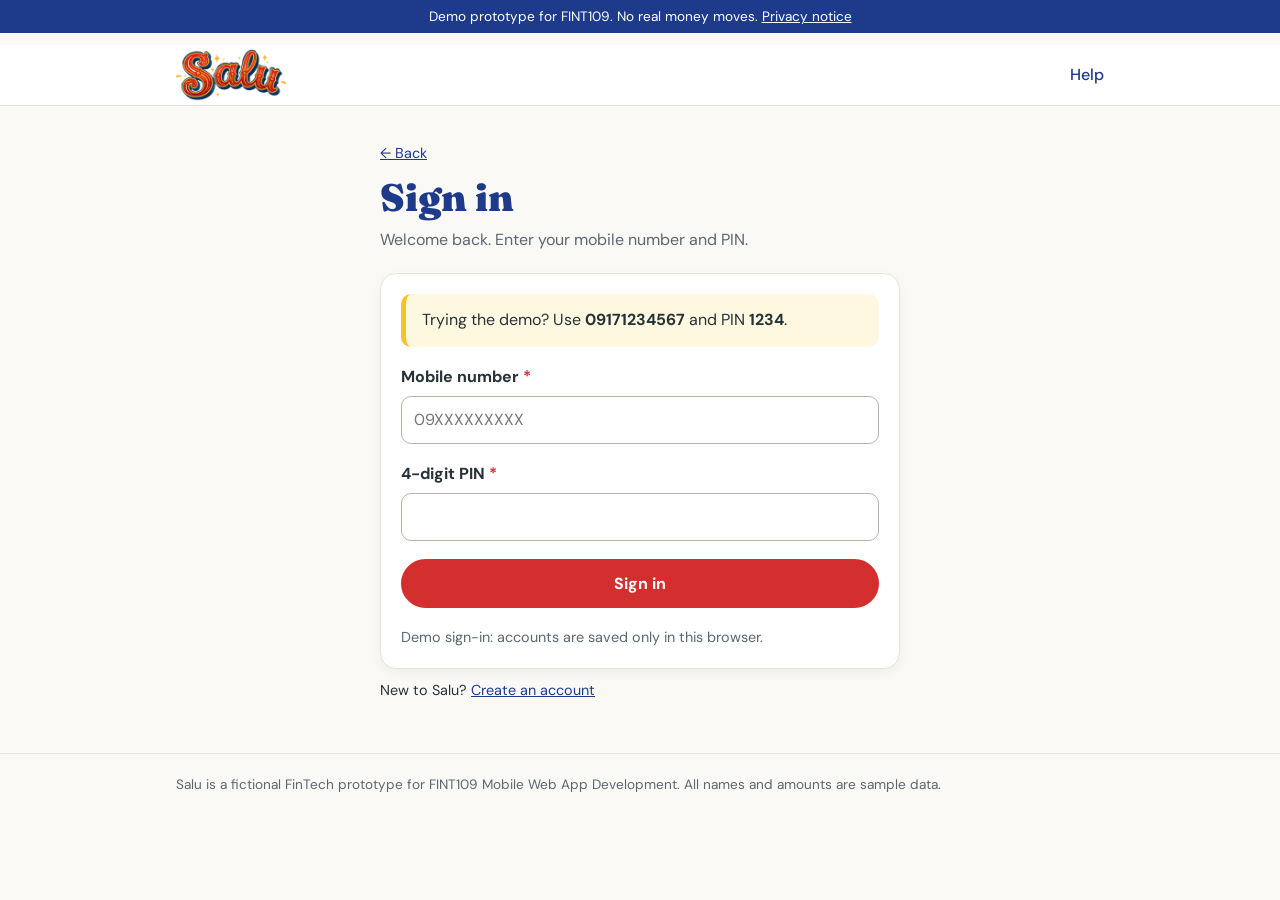
<file: profile.html>
<!DOCTYPE html>
<html lang="en">
<head>
  <meta charset="UTF-8">
  <meta name="viewport" content="width=device-width, initial-scale=1">
  <meta name="description" content="Your Salu profile and nickname.">
  <title>Profile | Salu</title>
  <link rel="icon" href="images/salu-logo.webp" type="image/webp">
  <link rel="preconnect" href="https://fonts.googleapis.com">
  <link rel="preconnect" href="https://fonts.gstatic.com" crossorigin>
  <link rel="stylesheet" href="https://fonts.googleapis.com/css2?family=DM+Sans:wght@400;500;700&amp;family=Fraunces:wght@700;900&amp;display=swap">
  <link rel="stylesheet" href="css/style.css">
</head>
<body class="has-app-nav" data-page="profile">
  <a class="skip-link" href="#main">Skip to main content</a>
  <p class="demo-bar">Demo prototype for FINT109. No real money moves. <a href="help.html#privacy">Privacy notice</a></p>

  <header class="site-header">
    <div class="container header-inner">
      <a class="brand" href="dashboard.html"><img src="images/salu-wordmark.webp" alt="Salu home" width="480" height="231"></a>
      <nav class="app-nav" aria-label="Main">
        <ul>
        <li><a href="dashboard.html"><svg viewBox="0 0 24 24" aria-hidden="true" focusable="false"><path d="M3 11l9-7 9 7"/><path d="M5 10v10h14V10"/><path d="M10 20v-6h4v6"/></svg>Home</a></li>
        <li><a href="create-fund.html"><svg viewBox="0 0 24 24" aria-hidden="true" focusable="false"><circle cx="12" cy="12" r="9"/><path d="M12 8v8M8 12h8"/></svg>New fund</a></li>
        <li><a href="help.html"><svg viewBox="0 0 24 24" aria-hidden="true" focusable="false"><circle cx="12" cy="12" r="9"/><path d="M9.6 9.2a2.5 2.5 0 1 1 3.3 2.4c-.6.3-.9.8-.9 1.4v.5"/><path d="M12 16.8v.2"/></svg>Help</a></li>
        </ul>
      </nav>
      <div class="account">
        <a class="header-link account-link" href="profile.html" aria-current="page"><svg viewBox="0 0 24 24" aria-hidden="true" focusable="false"><circle cx="12" cy="8" r="3.6"/><path d="M4.5 20c.8-3.6 3.9-6 7.5-6s6.7 2.4 7.5 6"/></svg><span class="sr-only">Profile: </span><span class="js-nickname">You</span></a>
        <a class="header-link" href="index.html" data-logout>Log out</a>
      </div>
      <a class="header-link guest-only" href="index.html">Sign in</a>
    </div>
  </header>

  <main id="main" class="container">
    <div class="page-head">
      <h1>Profile</h1>
      <p>Choose how your groups see you.</p>
    </div>

    <div class="two-col">
      <section class="panel" aria-labelledby="nickname-title">
        <h2 id="nickname-title">Nickname</h2>
        <form id="nickname-form" class="form" novalidate>
          <div class="alert alert-error form-errors" tabindex="-1" role="alert"></div>
          <div class="field">
            <label for="nickname">Nickname <span class="muted">(optional)</span></label>
            <input type="text" id="nickname" name="nickname" maxlength="20" pattern="[A-Za-z0-9À-ÿ .'\-]{2,20}" autocomplete="nickname"
                   placeholder="e.g. Jay" aria-describedby="nickname-hint nickname-error" data-label="Nickname"
                   data-pattern="Use 2 to 20 letters or numbers.">
            <p class="hint" id="nickname-hint">Shown in your greeting and to members of your groups. Leave it blank to use your first name.</p>
            <p class="error-text" id="nickname-error" hidden></p>
          </div>
          <div class="form-actions">
            <button type="submit" class="btn">Save nickname</button>
          </div>
          <p class="alert alert-success" id="nickname-status" role="status"></p>
        </form>
      </section>

      <section class="section" aria-labelledby="details-title">
        <h2 id="details-title">Account details</h2>
        <dl class="facts">
          <div><dt>Full name</dt><dd id="p-legal"></dd></div>
          <div><dt>Mobile number</dt><dd id="p-mobile"></dd></div>
        </dl>
        <p class="small muted mt-sm">Your full name and mobile number are private. Your groups only see your nickname. In this demo they can't be changed.</p>
        <a class="btn btn-secondary" href="index.html" data-logout>Log out</a>
      </section>
    </div>
  </main>

  <footer class="site-footer">
    <div class="container">
      <p>Salu is a fictional FinTech prototype for FINT109 Mobile Web App Development. All names and amounts are sample data.</p>
    </div>
  </footer>

  <script src="js/app.js"></script>
</body>
</html>
</file>
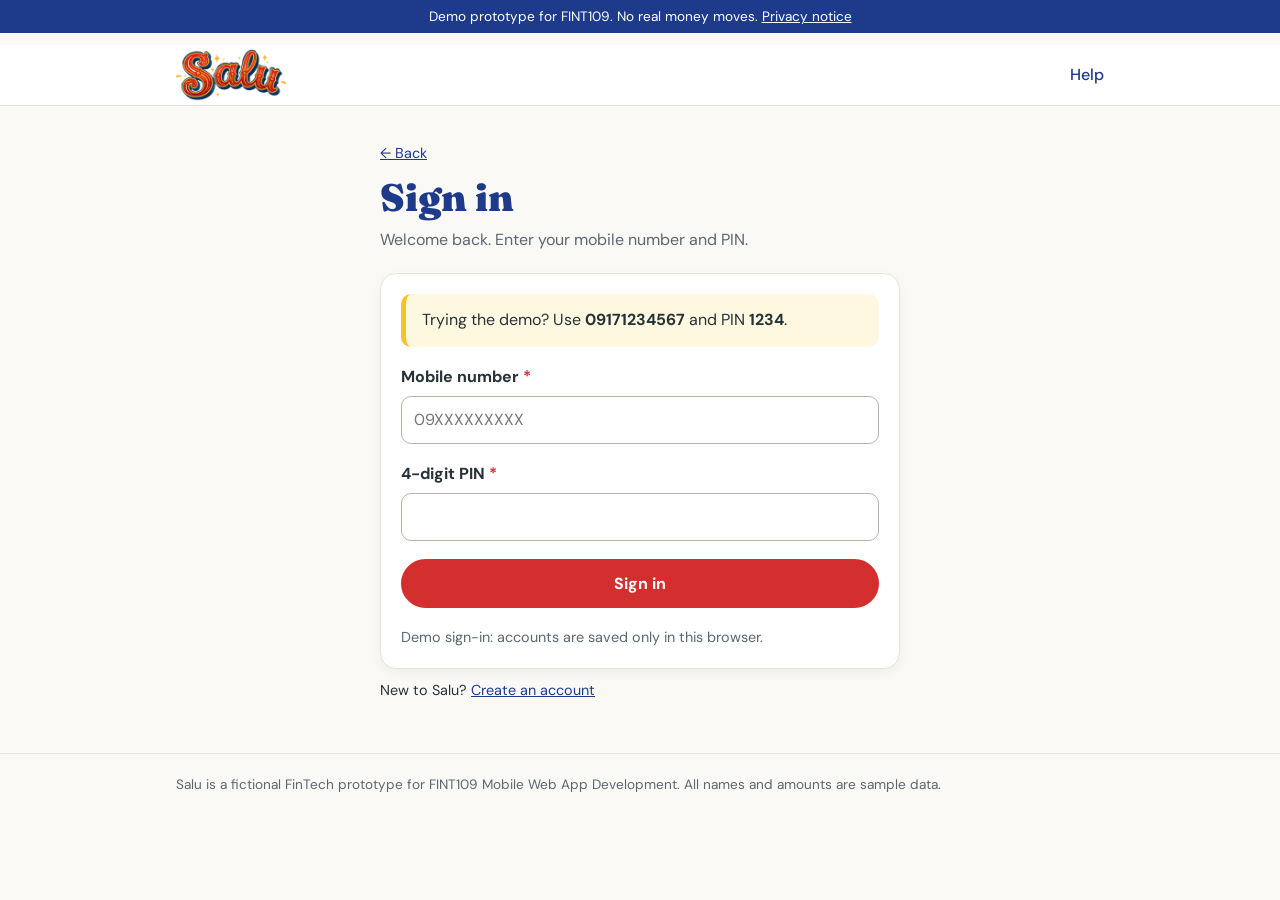
<file: signin.html>
<!DOCTYPE html>
<html lang="en">
<head>
  <meta charset="UTF-8">
  <meta name="viewport" content="width=device-width, initial-scale=1">
  <meta name="description" content="Sign in to Salu.">
  <title>Sign in | Salu</title>
  <link rel="icon" href="images/salu-logo.webp" type="image/webp">
  <link rel="preconnect" href="https://fonts.googleapis.com">
  <link rel="preconnect" href="https://fonts.gstatic.com" crossorigin>
  <link rel="stylesheet" href="https://fonts.googleapis.com/css2?family=DM+Sans:wght@400;500;700&amp;family=Fraunces:wght@700;900&amp;display=swap">
  <link rel="stylesheet" href="css/style.css">
</head>
<body data-page="signin">
  <a class="skip-link" href="#main">Skip to main content</a>
  <p class="demo-bar">Demo prototype for FINT109. No real money moves. <a href="help.html#privacy">Privacy notice</a></p>

  <header class="site-header">
    <div class="container header-inner">
      <a class="brand" href="index.html"><img src="images/salu-wordmark.webp" alt="Salu home" width="480" height="231"></a>
      <a class="header-link" href="help.html">Help</a>
    </div>
  </header>

  <main id="main" class="container">
    <div class="auth">
      <p class="small m0"><a href="index.html">&larr; Back</a></p>
      <div class="page-head mt-sm">
        <h1>Sign in</h1>
        <p>Welcome back. Enter your mobile number and PIN.</p>
      </div>

      <form id="signin-form" class="panel form" novalidate>
        <div class="alert alert-info m0">
          <p>Trying the demo? Use <strong>09171234567</strong> and PIN <strong>1234</strong>.</p>
        </div>
        <div class="alert alert-error form-errors" tabindex="-1" role="alert"></div>

        <div class="field">
          <label for="mobile">Mobile number <span class="req" aria-hidden="true">*</span></label>
          <input type="tel" id="mobile" name="mobile" inputmode="numeric" autocomplete="tel" placeholder="09XXXXXXXXX"
                 required pattern="09[0-9]{9}" maxlength="11" aria-describedby="mobile-error"
                 data-label="Mobile number" data-required="Enter your mobile number." data-pattern="Use 11 digits starting with 09, e.g. 09171234567.">
          <p class="error-text" id="mobile-error" hidden></p>
        </div>

        <div class="field">
          <label for="pin">4-digit PIN <span class="req" aria-hidden="true">*</span></label>
          <input type="password" id="pin" name="pin" inputmode="numeric" autocomplete="current-password"
                 required pattern="[0-9]{4}" maxlength="4" aria-describedby="pin-error"
                 data-label="PIN" data-required="Enter your 4-digit PIN." data-pattern="Your PIN is 4 numbers.">
          <p class="error-text" id="pin-error" hidden></p>
        </div>

        <button type="submit" class="btn btn-block">Sign in</button>
        <p class="small muted m0">Demo sign-in: accounts are saved only in this browser.</p>
      </form>

      <p class="small mt-sm">New to Salu? <a href="signup.html">Create an account</a></p>
    </div>
  </main>

  <footer class="site-footer">
    <div class="container">
      <p>Salu is a fictional FinTech prototype for FINT109 Mobile Web App Development. All names and amounts are sample data.</p>
    </div>
  </footer>

  <script src="js/app.js"></script>
</body>
</html>
</file>
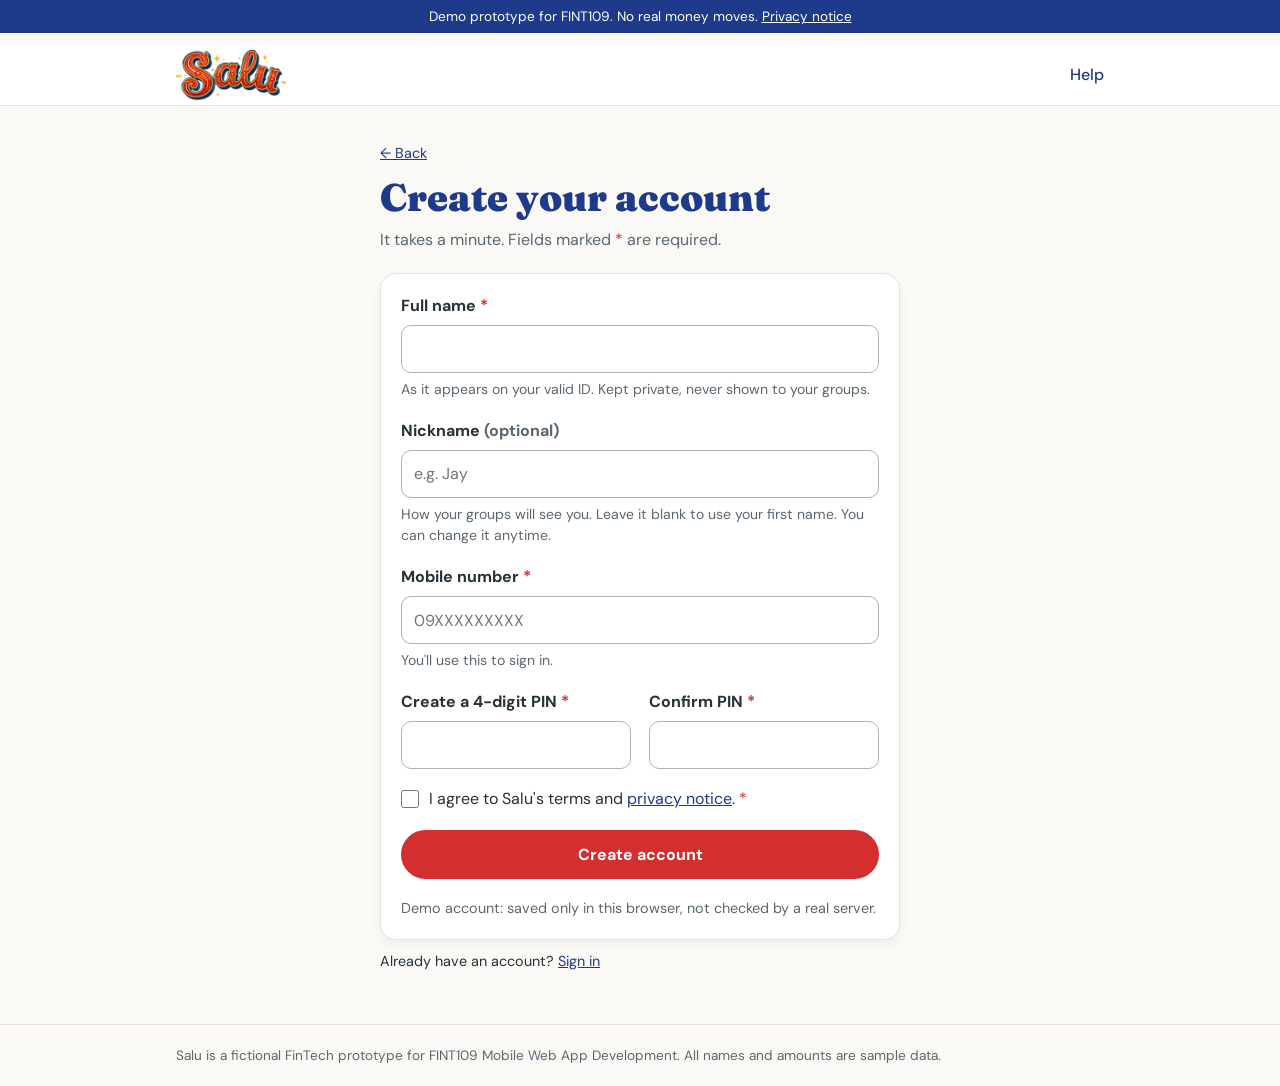
<file: signup.html>
<!DOCTYPE html>
<html lang="en">
<head>
  <meta charset="UTF-8">
  <meta name="viewport" content="width=device-width, initial-scale=1">
  <meta name="description" content="Create your Salu account.">
  <title>Create an account | Salu</title>
  <link rel="icon" href="images/salu-logo.webp" type="image/webp">
  <link rel="preconnect" href="https://fonts.googleapis.com">
  <link rel="preconnect" href="https://fonts.gstatic.com" crossorigin>
  <link rel="stylesheet" href="https://fonts.googleapis.com/css2?family=DM+Sans:wght@400;500;700&amp;family=Fraunces:wght@700;900&amp;display=swap">
  <link rel="stylesheet" href="css/style.css">
</head>
<body data-page="signup">
  <a class="skip-link" href="#main">Skip to main content</a>
  <p class="demo-bar">Demo prototype for FINT109. No real money moves. <a href="help.html#privacy">Privacy notice</a></p>

  <header class="site-header">
    <div class="container header-inner">
      <a class="brand" href="index.html"><img src="images/salu-wordmark.webp" alt="Salu home" width="480" height="231"></a>
      <a class="header-link" href="help.html">Help</a>
    </div>
  </header>

  <main id="main" class="container">
    <div class="auth">
      <p class="small m0"><a href="index.html">&larr; Back</a></p>
      <div class="page-head mt-sm">
        <h1>Create your account</h1>
        <p>It takes a minute. Fields marked <span class="req">*</span> are required.</p>
      </div>

      <form id="signup-form" class="panel form" novalidate>
        <div class="alert alert-error form-errors" tabindex="-1" role="alert"></div>

        <div class="field">
          <label for="legalName">Full name <span class="req" aria-hidden="true">*</span></label>
          <input type="text" id="legalName" name="legalName" required maxlength="60" pattern="[A-Za-zÀ-ÿ .'\-]{2,60}" autocomplete="name"
                 aria-describedby="legalName-hint legalName-error" data-label="Full name"
                 data-required="Enter your full name." data-pattern="Use letters only, at least 2 characters.">
          <p class="hint" id="legalName-hint">As it appears on your valid ID. Kept private, never shown to your groups.</p>
          <p class="error-text" id="legalName-error" hidden></p>
        </div>

        <div class="field">
          <label for="nickname">Nickname <span class="muted">(optional)</span></label>
          <input type="text" id="nickname" name="nickname" maxlength="20" pattern="[A-Za-z0-9À-ÿ .'\-]{2,20}" autocomplete="nickname"
                 placeholder="e.g. Jay" aria-describedby="nickname-hint nickname-error" data-label="Nickname"
                 data-pattern="Use 2 to 20 letters or numbers.">
          <p class="hint" id="nickname-hint">How your groups will see you. Leave it blank to use your first name. You can change it anytime.</p>
          <p class="error-text" id="nickname-error" hidden></p>
        </div>

        <div class="field">
          <label for="mobile">Mobile number <span class="req" aria-hidden="true">*</span></label>
          <input type="tel" id="mobile" name="mobile" inputmode="numeric" autocomplete="tel" placeholder="09XXXXXXXXX"
                 required pattern="09[0-9]{9}" maxlength="11" aria-describedby="mobile-hint mobile-error"
                 data-label="Mobile number" data-required="Enter your mobile number." data-pattern="Use 11 digits starting with 09, e.g. 09171234567.">
          <p class="hint" id="mobile-hint">You'll use this to sign in.</p>
          <p class="error-text" id="mobile-error" hidden></p>
        </div>

        <div class="form-row">
          <div class="field">
            <label for="pin">Create a 4-digit PIN <span class="req" aria-hidden="true">*</span></label>
            <input type="password" id="pin" name="pin" inputmode="numeric" autocomplete="new-password"
                   required pattern="[0-9]{4}" maxlength="4" aria-describedby="pin-error"
                   data-label="PIN" data-required="Create a 4-digit PIN." data-pattern="Your PIN must be 4 numbers.">
            <p class="error-text" id="pin-error" hidden></p>
          </div>
          <div class="field">
            <label for="pinConfirm">Confirm PIN <span class="req" aria-hidden="true">*</span></label>
            <input type="password" id="pinConfirm" name="pinConfirm" inputmode="numeric" autocomplete="new-password"
                   required pattern="[0-9]{4}" maxlength="4" aria-describedby="pinConfirm-error"
                   data-label="Confirm PIN" data-required="Enter your PIN again." data-pattern="Your PIN must be 4 numbers.">
            <p class="error-text" id="pinConfirm-error" hidden></p>
          </div>
        </div>

        <label class="choice check" for="terms">
          <input type="checkbox" id="terms" name="terms" required data-label="Terms" data-required="Please agree to continue." aria-describedby="terms-error">
          <span>I agree to Salu's terms and <a href="help.html#privacy">privacy notice</a>. <span class="req" aria-hidden="true">*</span></span>
        </label>
        <p class="error-text" id="terms-error" hidden></p>

        <button type="submit" class="btn btn-block">Create account</button>
        <p class="small muted m0">Demo account: saved only in this browser, not checked by a real server.</p>
      </form>

      <p class="small mt-sm">Already have an account? <a href="signin.html">Sign in</a></p>
    </div>
  </main>

  <footer class="site-footer">
    <div class="container">
      <p>Salu is a fictional FinTech prototype for FINT109 Mobile Web App Development. All names and amounts are sample data.</p>
    </div>
  </footer>

  <script src="js/app.js"></script>
</body>
</html>
</file>
<file: css/style.css>
/* Salu web app
   Colors, type and shapes follow the Salu Web Design Brief. Mobile-first. */

:root {
  --red: #D32F2F;      /* Jeepney Red: main actions, active nav */
  --red-dark: #B71C1C;
  --blue: #1E3A8A;     /* Trust Blue: headings, links */
  --green: #2E7D32;    /* Banana Leaf Green: success, paid */
  --gold: #FBC02D;     /* Woven Gold: highlights, focus */
  --canvas: #FBF9F6;   /* Warm Canvas: page background */
  --text: #263238;     /* Charcoal: body text */
  --muted: #5B6770;
  --line: #E7E2DA;
  --white: #FFFFFF;
  --radius: 16px;
  --radius-sm: 10px;
  --shadow: 0 4px 12px rgba(0, 0, 0, 0.05);
  --display: "Fraunces", Georgia, serif;
  --body: "DM Sans", Arial, sans-serif;
}

* { box-sizing: border-box; }

[hidden] { display: none !important; }

html { scroll-padding-top: 80px; }

body {
  margin: 0;
  background: var(--canvas);
  color: var(--text);
  font-family: var(--body);
  font-size: 1rem;
  line-height: 1.55;
}

img { max-width: 100%; height: auto; display: block; }

h1, h2, h3 {
  font-family: var(--display);
  color: var(--blue);
  line-height: 1.2;
  margin: 0 0 8px;
}
h1 { font-size: 1.9rem; font-weight: 900; }
h2 { font-size: 1.35rem; font-weight: 700; }
h3 { font-size: 1.1rem; font-weight: 700; }

p { margin: 0 0 12px; }

a { color: var(--blue); }
a:hover { color: var(--red); }

:focus-visible { outline: 3px solid var(--gold); outline-offset: 2px; }

.sr-only {
  position: absolute;
  width: 1px; height: 1px;
  overflow: hidden;
  clip: rect(0 0 0 0);
  white-space: nowrap;
}

.skip-link {
  position: absolute;
  left: 12px;
  top: -48px;
  background: var(--blue);
  color: var(--white);
  padding: 8px 14px;
  border-radius: var(--radius-sm);
  z-index: 20;
}
.skip-link:focus { top: 8px; color: var(--white); }

.container {
  width: 100%;
  max-width: 960px;
  margin: 0 auto;
  padding: 0 16px;
}

.money { font-variant-numeric: tabular-nums; white-space: nowrap; }
.muted { color: var(--muted); }
.small { font-size: 0.9rem; }

/* Demo notice */
.demo-bar {
  background: var(--blue);
  color: var(--white);
  font-size: 0.85rem;
  text-align: center;
  padding: 6px 16px;
}
.demo-bar a { color: var(--white); }

/* Header */
.site-header {
  background: var(--white);
  border-bottom: 1px solid var(--line);
  position: sticky;
  top: 0;
  z-index: 10;
}
.header-inner {
  display: flex;
  align-items: center;
  justify-content: space-between;
  gap: 16px;
  min-height: 60px;
}
.brand img { width: 92px; }
.header-link {
  font-weight: 500;
  text-decoration: none;
}

/* App navigation: bottom bar on phones, top links on desktop */
.app-nav {
  position: fixed;
  left: 0; right: 0; bottom: 0;
  background: var(--white);
  border-top: 1px solid var(--line);
  z-index: 10;
}
.app-nav ul {
  list-style: none;
  margin: 0 auto;
  padding: 0;
  display: grid;
  grid-template-columns: repeat(3, 1fr);
  max-width: 480px;
}
.app-nav a {
  display: flex;
  flex-direction: column;
  align-items: center;
  gap: 2px;
  padding: 8px 4px 10px;
  font-size: 0.78rem;
  font-weight: 500;
  color: var(--muted);
  text-decoration: none;
}
.app-nav svg {
  width: 24px; height: 24px;
  fill: none;
  stroke: currentColor;
  stroke-width: 1.8;
  stroke-linecap: round;
  stroke-linejoin: round;
}
.app-nav a[aria-current="page"] { color: var(--red); }
.has-app-nav #main { padding-bottom: 88px; }

/* Layout */
#main { padding-top: 24px; padding-bottom: 40px; }
.page-head { margin-bottom: 20px; }
.page-head p { color: var(--muted); margin: 0; }
.section { margin-top: 32px; }
.section-head {
  display: flex;
  align-items: baseline;
  justify-content: space-between;
  gap: 12px;
  margin-bottom: 8px;
}
.section-head h2 { margin: 0; }

/* Panels (used sparingly) */
.panel {
  background: var(--white);
  border: 1px solid var(--line);
  border-radius: var(--radius);
  box-shadow: var(--shadow);
  padding: 20px;
}

/* Buttons */
.btn {
  display: inline-flex;
  align-items: center;
  justify-content: center;
  min-height: 48px;
  padding: 12px 24px;
  border: 2px solid var(--red);
  border-radius: 999px;
  background: var(--red);
  color: var(--white);
  font: 700 1rem var(--body);
  text-decoration: none;
  cursor: pointer;
}
.btn:hover { background: var(--red-dark); border-color: var(--red-dark); color: var(--white); }
.btn-secondary {
  background: transparent;
  color: var(--blue);
  border-color: var(--blue);
}
.btn-secondary:hover { background: var(--blue); border-color: var(--blue); color: var(--white); }
.btn-block { width: 100%; }
.btn-row { display: flex; flex-wrap: wrap; gap: 12px; margin-top: 8px; }

/* Landing */
.landing { display: grid; gap: 28px; }
.landing-logo { max-width: 200px; margin: 0 auto 8px; }
.eyebrow {
  display: inline-block;
  background: var(--gold);
  font-weight: 700;
  font-size: 0.9rem;
  padding: 2px 12px;
  border-radius: 999px;
  margin-bottom: 10px;
}
.lead { font-size: 1.1rem; }
.promise-list { list-style: none; padding: 0; margin: 20px 0 0; }
.promise-list li {
  padding: 12px 0;
  border-top: 1px solid var(--line);
}
.promise-list strong { display: block; color: var(--blue); }

/* Dashboard summary */
.due {
  display: grid;
  gap: 16px;
}
.due-amount {
  font-size: 2rem;
  font-weight: 700;
  color: var(--text);
  line-height: 1.1;
  margin: 4px 0;
}
.label {
  font-size: 0.8rem;
  font-weight: 700;
  letter-spacing: 0.04em;
  text-transform: uppercase;
  color: var(--muted);
  margin: 0;
}
.facts {
  display: grid;
  grid-template-columns: 1fr;
  margin: 0;
  border-top: 1px solid var(--line);
}
.facts div {
  display: flex;
  justify-content: space-between;
  gap: 12px;
  padding: 12px 0;
  border-bottom: 1px solid var(--line);
}
.facts dt { color: var(--muted); }
.facts dd { margin: 0; font-weight: 700; text-align: right; }

.group-list { list-style: none; margin: 0; padding: 0; border-top: 1px solid var(--line); }
.group-list li {
  display: flex;
  justify-content: space-between;
  align-items: center;
  gap: 12px;
  padding: 14px 0;
  border-bottom: 1px solid var(--line);
}
.group-list h3 { margin: 0 0 2px; font-family: var(--body); color: var(--text); font-size: 1rem; }
.group-list p { margin: 0; }

/* Status tags */
.tag {
  display: inline-block;
  padding: 2px 10px;
  border-radius: 999px;
  font-size: 0.8rem;
  font-weight: 700;
  white-space: nowrap;
}
.tag-paid { background: #E3F1E4; color: #1B5E20; }
.tag-due { background: #FFF4D1; color: #6B4E00; }
.tag-now { background: #FDE3E3; color: #9A1B1B; }
.tag-wait { background: #EEF0F2; color: #44515A; }

/* Progress */
.progress-label { display: flex; justify-content: space-between; font-size: 0.9rem; margin-bottom: 6px; }
progress {
  width: 100%;
  height: 10px;
  appearance: none;
  border: 0;
  border-radius: 999px;
  background: var(--line);
  overflow: hidden;
}
progress::-webkit-progress-bar { background: var(--line); border-radius: 999px; }
progress::-webkit-progress-value { background: var(--green); border-radius: 999px; }
progress::-moz-progress-bar { background: var(--green); border-radius: 999px; }

/* Tables */
.table-wrap {
  overflow-x: auto;
  background: var(--white);
  border: 1px solid var(--line);
  border-radius: var(--radius-sm);
}
table { width: 100%; border-collapse: collapse; font-size: 0.95rem; }
caption {
  text-align: left;
  padding: 12px 14px 4px;
  color: var(--muted);
  font-size: 0.9rem;
}
th, td {
  padding: 10px 14px;
  text-align: left;
  border-bottom: 1px solid var(--line);
  white-space: nowrap;
}
thead th {
  font-size: 0.8rem;
  text-transform: uppercase;
  letter-spacing: 0.04em;
  color: var(--muted);
}
tbody tr:last-child th,
tbody tr:last-child td { border-bottom: 0; }
td.num, th.num { text-align: right; }
tr.is-you { background: #FFFBEA; }
@media (max-width: 559px) {
  table { font-size: 0.9rem; }
  th, td { padding: 9px 8px; }
  th:first-child, td:first-child { padding-left: 12px; }
  .hide-sm { display: none; }
}
tbody th { font-weight: 500; }

/* Forms */
.form { display: grid; gap: 18px; }
.field { display: grid; gap: 6px; }
.field > label,
fieldset legend { font-weight: 700; }
.req { color: var(--red); }
.hint { font-size: 0.88rem; color: var(--muted); margin: 0; }
input[type="text"],
input[type="tel"],
input[type="email"],
input[type="password"],
input[type="number"],
input[type="date"],
select {
  width: 100%;
  min-height: 48px;
  padding: 10px 12px;
  border: 1.5px solid #B9B3A9;
  border-radius: var(--radius-sm);
  background: var(--white);
  color: var(--text);
  font: 1rem var(--body);
}
input:focus, select:focus { border-color: var(--blue); }
.input-prefix { position: relative; }
.input-prefix span {
  position: absolute;
  left: 12px; top: 50%;
  transform: translateY(-50%);
  color: var(--muted);
}
.input-prefix input { padding-left: 30px; }
fieldset { border: 0; padding: 0; margin: 0; display: grid; gap: 8px; }
fieldset legend { padding: 0; margin-bottom: 6px; }
.choice {
  display: flex;
  align-items: flex-start;
  gap: 10px;
  padding: 12px;
  border: 1.5px solid var(--line);
  border-radius: var(--radius-sm);
  background: var(--white);
  cursor: pointer;
}
.choice input { margin: 3px 0 0; width: 18px; height: 18px; accent-color: var(--red); flex: none; }
.choice span small { display: block; color: var(--muted); }
.check { border: 0; padding: 0; background: none; }
.error-text { color: var(--red); font-size: 0.88rem; font-weight: 500; margin: 0; }
[aria-invalid="true"] { border-color: var(--red) !important; }
.form-actions { display: grid; gap: 10px; }
.form-row { display: grid; gap: 18px; }

.alert {
  padding: 14px 16px;
  border-radius: var(--radius-sm);
  border-left: 5px solid;
}
.alert:empty { display: none; }
.alert p:last-child, .alert ul:last-child { margin-bottom: 0; }
.alert-error { background: #FDECEC; border-color: var(--red); }
.alert-success { background: #E8F3E9; border-color: var(--green); }
.alert-info { background: #FFF8E1; border-color: var(--gold); }

.estimate {
  display: flex;
  justify-content: space-between;
  gap: 12px;
  padding: 14px 16px;
  background: #FFF8E1;
  border-radius: var(--radius-sm);
  font-weight: 700;
}

/* Help */
details {
  border-bottom: 1px solid var(--line);
  padding: 12px 0;
}
summary { font-weight: 700; cursor: pointer; color: var(--blue); }
details p { margin: 8px 0 0; }
.steps li { margin-bottom: 8px; }

/* Footer */
.site-footer {
  border-top: 1px solid var(--line);
  padding: 20px 0;
  font-size: 0.85rem;
  color: var(--muted);
}
.site-footer p { margin: 0; }
.has-app-nav .site-footer { padding-bottom: 96px; }

/* Accounts: header name, welcome choices, sign-in and sign-up */
.account { display: flex; align-items: center; gap: 16px; }
.account-link {
  display: inline-flex;
  align-items: center;
  gap: 6px;
  max-width: 140px;
}
.account-link span:last-child { overflow: hidden; text-overflow: ellipsis; white-space: nowrap; }
.account-link svg {
  width: 20px; height: 20px; flex: none;
  fill: none; stroke: currentColor; stroke-width: 1.8;
  stroke-linecap: round; stroke-linejoin: round;
}
.account-link[aria-current="page"] { color: var(--red); }
.guest-only { display: none; }
.signed-out .guest-only { display: inline; }
.signed-out .account,
.signed-out .app-nav,
.signed-out .account-only { display: none; }
.signed-out #main { padding-bottom: 40px; }
.signed-out .site-footer { padding-bottom: 20px; }

.welcome-actions { display: grid; gap: 12px; margin: 20px 0; }
.auth { max-width: 520px; margin: 0 auto; }

/* Funds */
.fund-list { list-style: none; margin: 0; padding: 0; display: grid; gap: 12px; }
.fund-item {
  background: var(--white);
  border: 1px solid var(--line);
  border-radius: var(--radius-sm);
  padding: 16px;
  display: grid;
  gap: 8px;
}
.fund-item-head { display: flex; justify-content: space-between; align-items: baseline; gap: 12px; flex-wrap: wrap; }
.fund-item h3 { margin: 0; font-family: var(--body); font-size: 1.05rem; }
.fund-item h3 a { color: var(--text); text-decoration: none; }
.fund-item h3 a:hover { color: var(--red); text-decoration: underline; }
.fund-item .progress-label { margin: 0; }
.empty-state { text-align: center; padding: 32px 20px; }
.empty-state p { max-width: 440px; margin: 0 auto 20px; color: var(--muted); }
.danger-zone { border-top: 1px solid var(--line); padding-top: 24px; }
.danger-zone h2 { font-size: 1.1rem; }
.btn-danger { background: transparent; color: var(--red); border-color: var(--red); }
.btn-danger:hover { background: var(--red); color: var(--white); }

/* Desktop */
@media (min-width: 800px) {
  h1 { font-size: 2.4rem; }
  .brand img { width: 110px; }
  #main { padding-top: 36px; }

  .app-nav {
    position: static;
    border: 0;
    background: none;
  }
  .app-nav ul { display: flex; gap: 4px; max-width: none; }
  .app-nav a {
    flex-direction: row;
    gap: 8px;
    font-size: 0.95rem;
    padding: 8px 14px;
    border-radius: 999px;
    color: var(--blue);
  }
  .app-nav svg { width: 20px; height: 20px; }
  .app-nav a[aria-current="page"] { background: var(--red); color: var(--white); }
  .has-app-nav #main { padding-bottom: 40px; }
  .has-app-nav .site-footer { padding-bottom: 20px; }

  .landing { grid-template-columns: 1.1fr 1fr; align-items: start; gap: 48px; }
  .landing-logo { margin: 0 0 12px; max-width: 220px; }
  .due { grid-template-columns: 1.2fr 1fr; align-items: center; }
  .two-col { display: grid; grid-template-columns: 1.4fr 1fr; gap: 32px; align-items: start; }
  .form-actions { grid-template-columns: auto auto; justify-content: start; }
  .form-row { display: grid; grid-template-columns: 1fr 1fr; gap: 18px; }
}

/* Small spacing utilities */
.m0 { margin: 0; }
.mt-sm { margin-top: 10px; }
</file>
